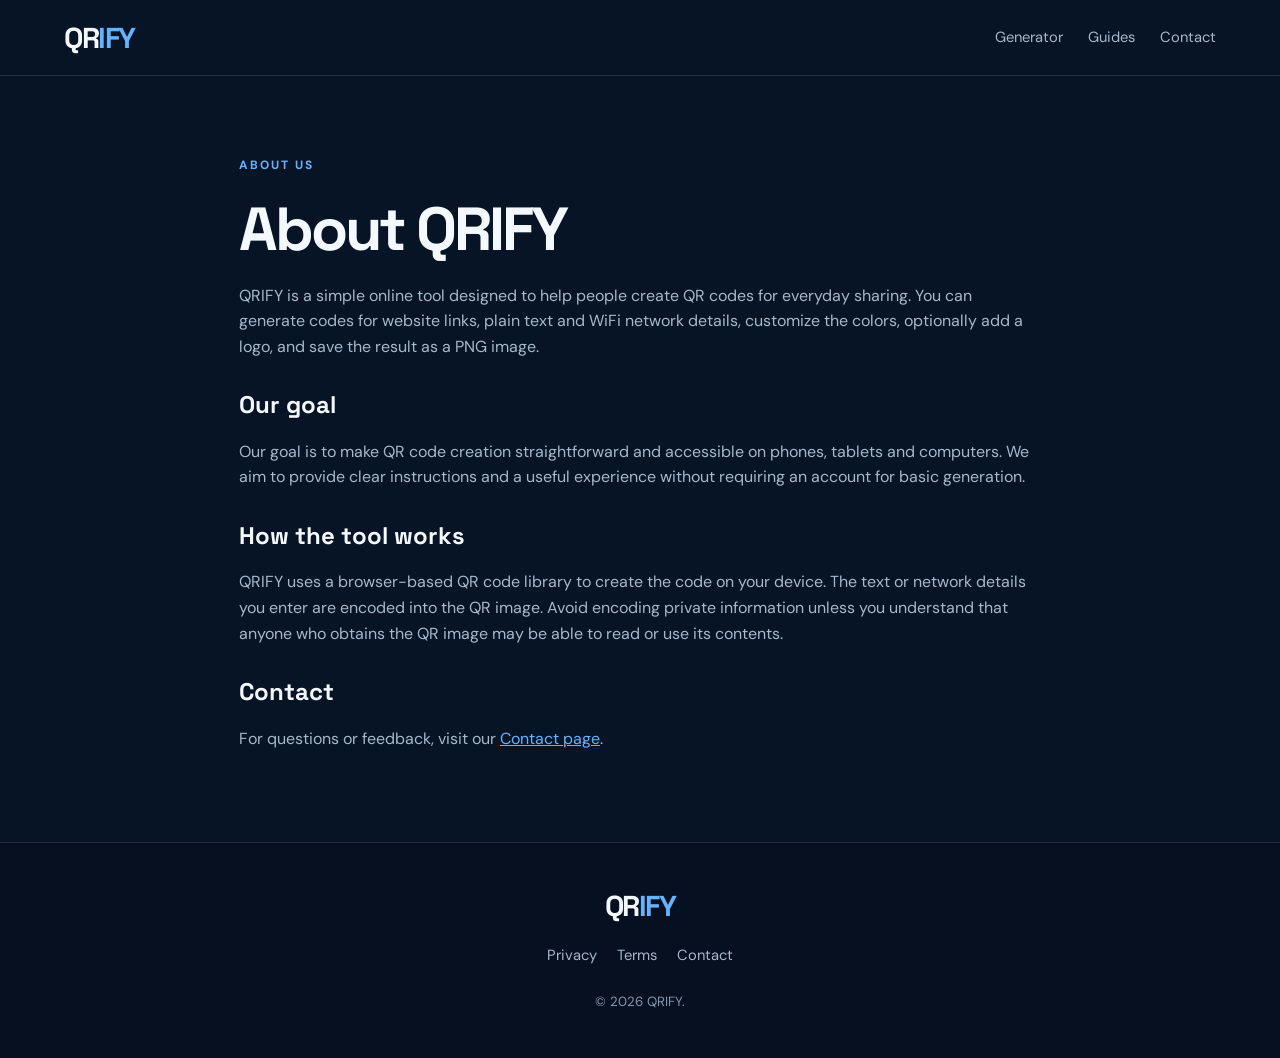
<file: about.html>
<!doctype html>
<html lang="en"><head><meta charset="utf-8"><meta name="viewport" content="width=device-width,initial-scale=1"><meta name="description" content="Learn about QRIFY, a simple browser-based QR code generator."><title>About QRIFY</title><link rel="icon" href="assets/favicon.svg"><link rel="stylesheet" href="style.css"></head>
<body><header class="site-header"><a class="brand" href="index.html">QR<span>IFY</span></a><nav><a href="index.html#generator">Generator</a><a href="guides.html">Guides</a><a href="contact.html">Contact</a></nav></header>
<main class="page-main"><span class="eyebrow">ABOUT US</span><h1>About QRIFY</h1><p>QRIFY is a simple online tool designed to help people create QR codes for everyday sharing. You can generate codes for website links, plain text and WiFi network details, customize the colors, optionally add a logo, and save the result as a PNG image.</p><h2>Our goal</h2><p>Our goal is to make QR code creation straightforward and accessible on phones, tablets and computers. We aim to provide clear instructions and a useful experience without requiring an account for basic generation.</p><h2>How the tool works</h2><p>QRIFY uses a browser-based QR code library to create the code on your device. The text or network details you enter are encoded into the QR image. Avoid encoding private information unless you understand that anyone who obtains the QR image may be able to read or use its contents.</p><h2>Contact</h2><p>For questions or feedback, visit our <a href="contact.html">Contact page</a>.</p></main>
<footer class="site-footer"><a class="brand" href="index.html">QR<span>IFY</span></a><div class="footer-links"><a href="privacy.html">Privacy</a><a href="terms.html">Terms</a><a href="contact.html">Contact</a></div><small>© 2026 QRIFY.</small></footer></body></html>
</file>
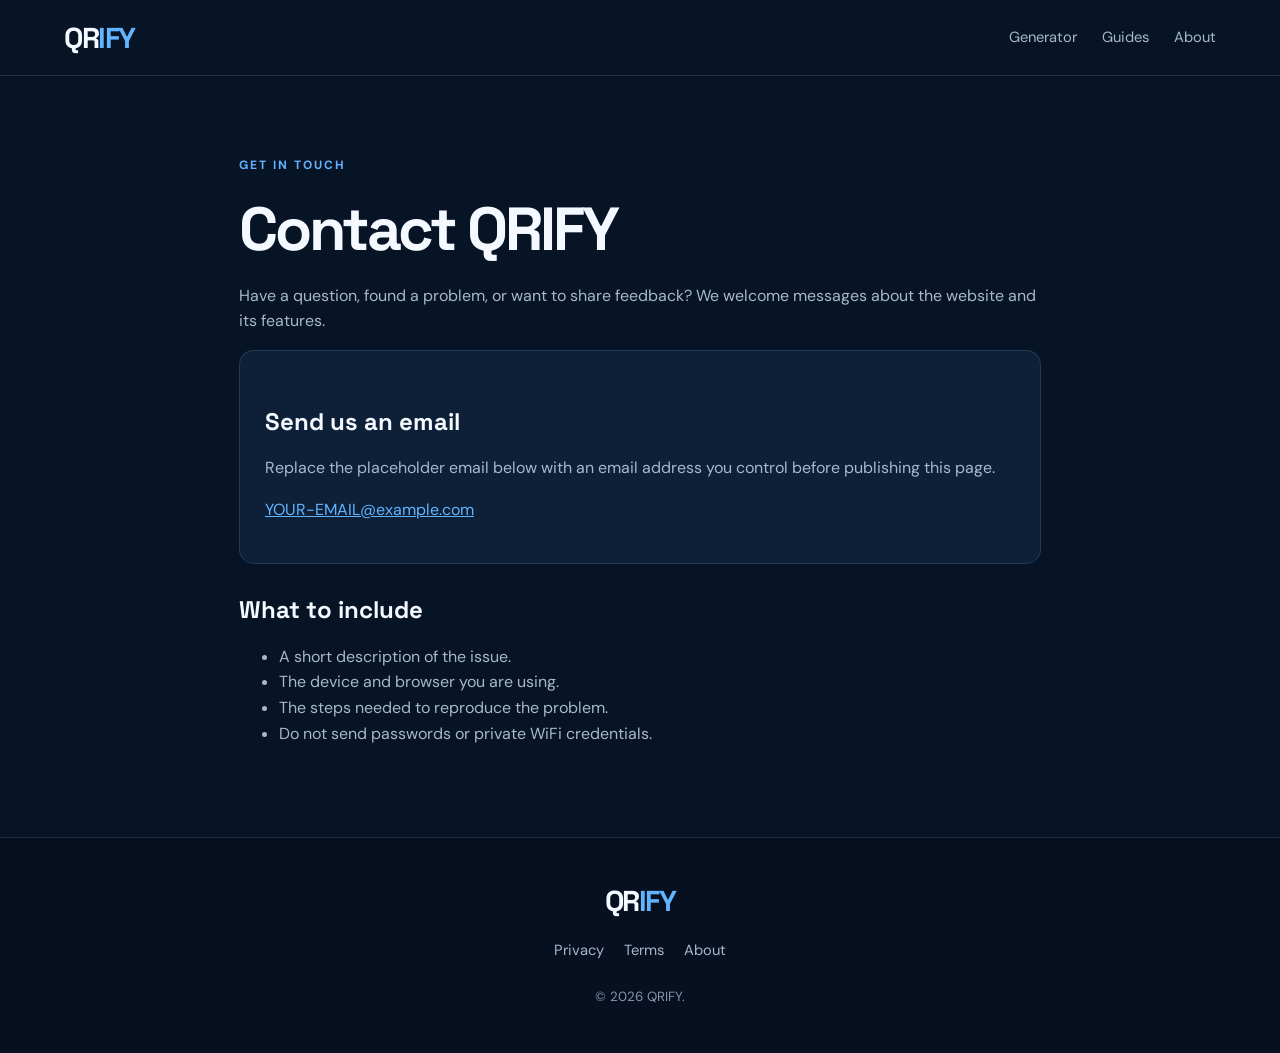
<file: contact.html>
<!doctype html>
<html lang="en"><head><meta charset="utf-8"><meta name="viewport" content="width=device-width,initial-scale=1"><meta name="description" content="Contact QRIFY for questions, feedback or support."><title>Contact QRIFY</title><link rel="icon" href="assets/favicon.svg"><link rel="stylesheet" href="style.css"></head>
<body><header class="site-header"><a class="brand" href="index.html">QR<span>IFY</span></a><nav><a href="index.html#generator">Generator</a><a href="guides.html">Guides</a><a href="about.html">About</a></nav></header>
<main class="page-main"><span class="eyebrow">GET IN TOUCH</span><h1>Contact QRIFY</h1><p>Have a question, found a problem, or want to share feedback? We welcome messages about the website and its features.</p><div class="contact-box"><h2>Send us an email</h2><p>Replace the placeholder email below with an email address you control before publishing this page.</p><p><a href="mailto:YOUR-EMAIL@example.com">YOUR-EMAIL@example.com</a></p></div><h2>What to include</h2><ul><li>A short description of the issue.</li><li>The device and browser you are using.</li><li>The steps needed to reproduce the problem.</li><li>Do not send passwords or private WiFi credentials.</li></ul></main>
<footer class="site-footer"><a class="brand" href="index.html">QR<span>IFY</span></a><div class="footer-links"><a href="privacy.html">Privacy</a><a href="terms.html">Terms</a><a href="about.html">About</a></div><small>© 2026 QRIFY.</small></footer></body></html>
</file>
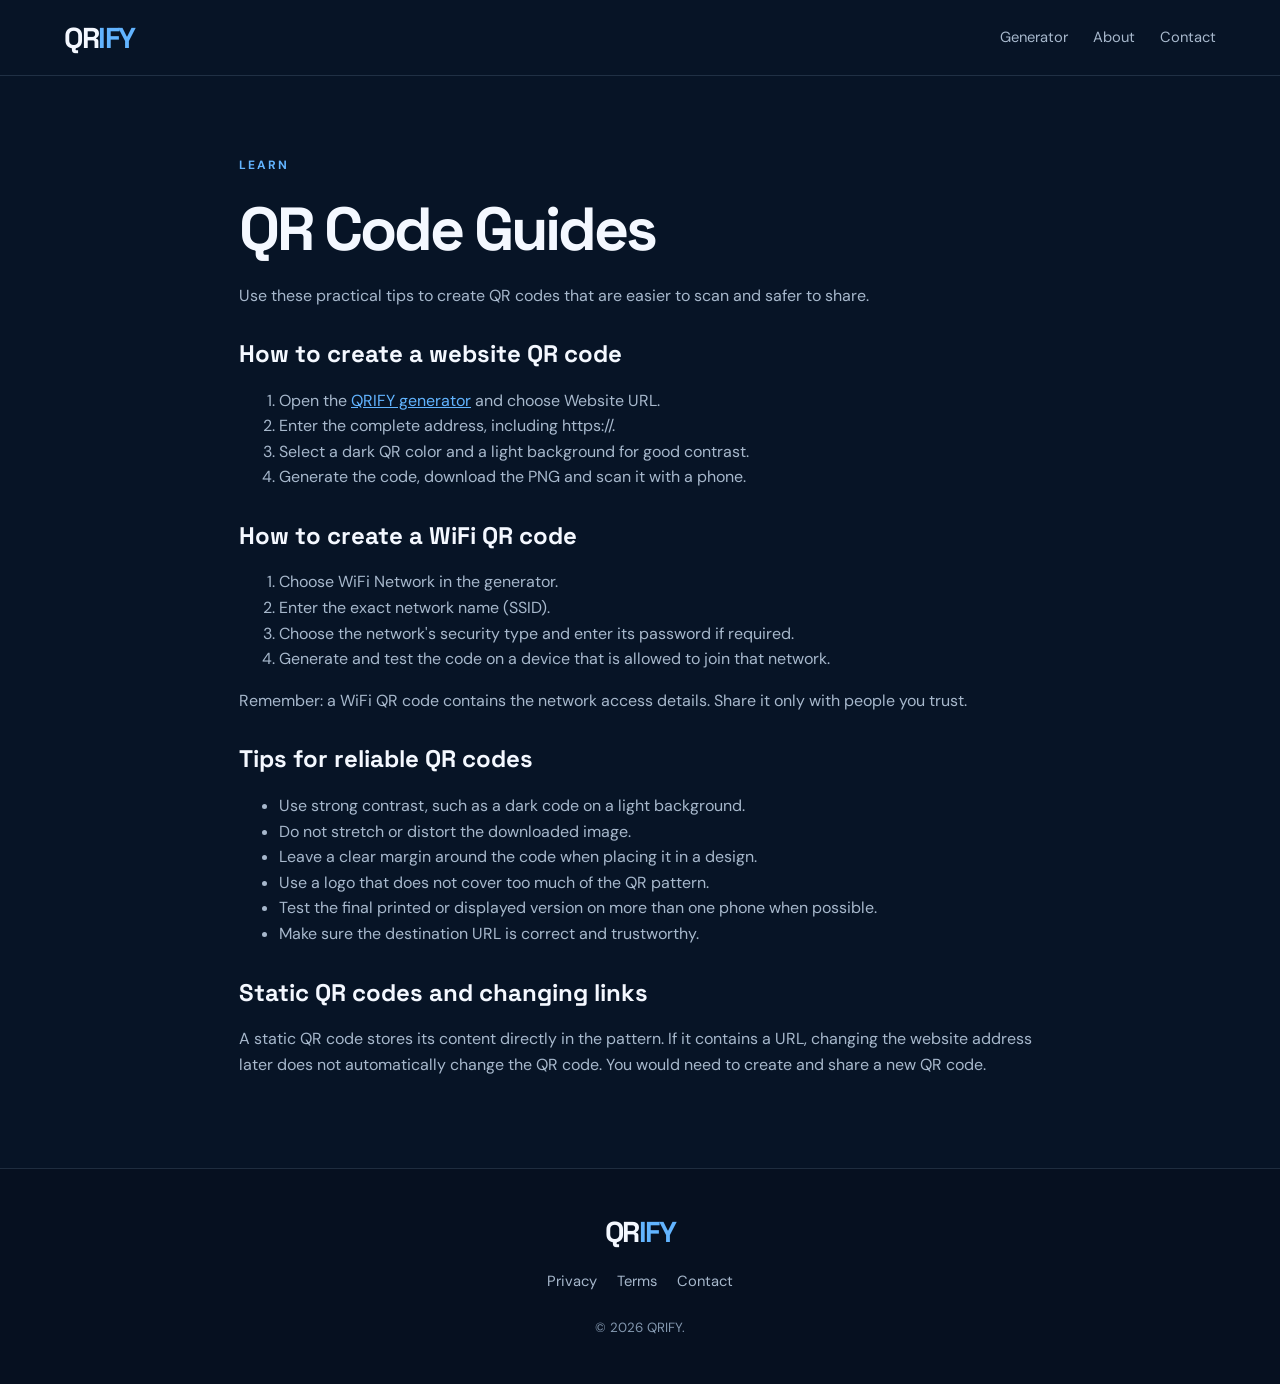
<file: guides.html>
<!doctype html>
<html lang="en"><head><meta charset="utf-8"><meta name="viewport" content="width=device-width,initial-scale=1"><meta name="description" content="Learn how to create, customize and test QR codes with QRIFY."><title>QR Code Guides — QRIFY</title><link rel="icon" href="assets/favicon.svg"><link rel="stylesheet" href="style.css"></head>
<body><header class="site-header"><a class="brand" href="index.html">QR<span>IFY</span></a><nav><a href="index.html#generator">Generator</a><a href="about.html">About</a><a href="contact.html">Contact</a></nav></header>
<main class="page-main"><span class="eyebrow">LEARN</span><h1>QR Code Guides</h1><p>Use these practical tips to create QR codes that are easier to scan and safer to share.</p><h2>How to create a website QR code</h2><ol><li>Open the <a href="index.html#generator">QRIFY generator</a> and choose Website URL.</li><li>Enter the complete address, including https://.</li><li>Select a dark QR color and a light background for good contrast.</li><li>Generate the code, download the PNG and scan it with a phone.</li></ol><h2>How to create a WiFi QR code</h2><ol><li>Choose WiFi Network in the generator.</li><li>Enter the exact network name (SSID).</li><li>Choose the network's security type and enter its password if required.</li><li>Generate and test the code on a device that is allowed to join that network.</li></ol><p>Remember: a WiFi QR code contains the network access details. Share it only with people you trust.</p><h2>Tips for reliable QR codes</h2><ul><li>Use strong contrast, such as a dark code on a light background.</li><li>Do not stretch or distort the downloaded image.</li><li>Leave a clear margin around the code when placing it in a design.</li><li>Use a logo that does not cover too much of the QR pattern.</li><li>Test the final printed or displayed version on more than one phone when possible.</li><li>Make sure the destination URL is correct and trustworthy.</li></ul><h2>Static QR codes and changing links</h2><p>A static QR code stores its content directly in the pattern. If it contains a URL, changing the website address later does not automatically change the QR code. You would need to create and share a new QR code.</p></main>
<footer class="site-footer"><a class="brand" href="index.html">QR<span>IFY</span></a><div class="footer-links"><a href="privacy.html">Privacy</a><a href="terms.html">Terms</a><a href="contact.html">Contact</a></div><small>© 2026 QRIFY.</small></footer></body></html>
</file>
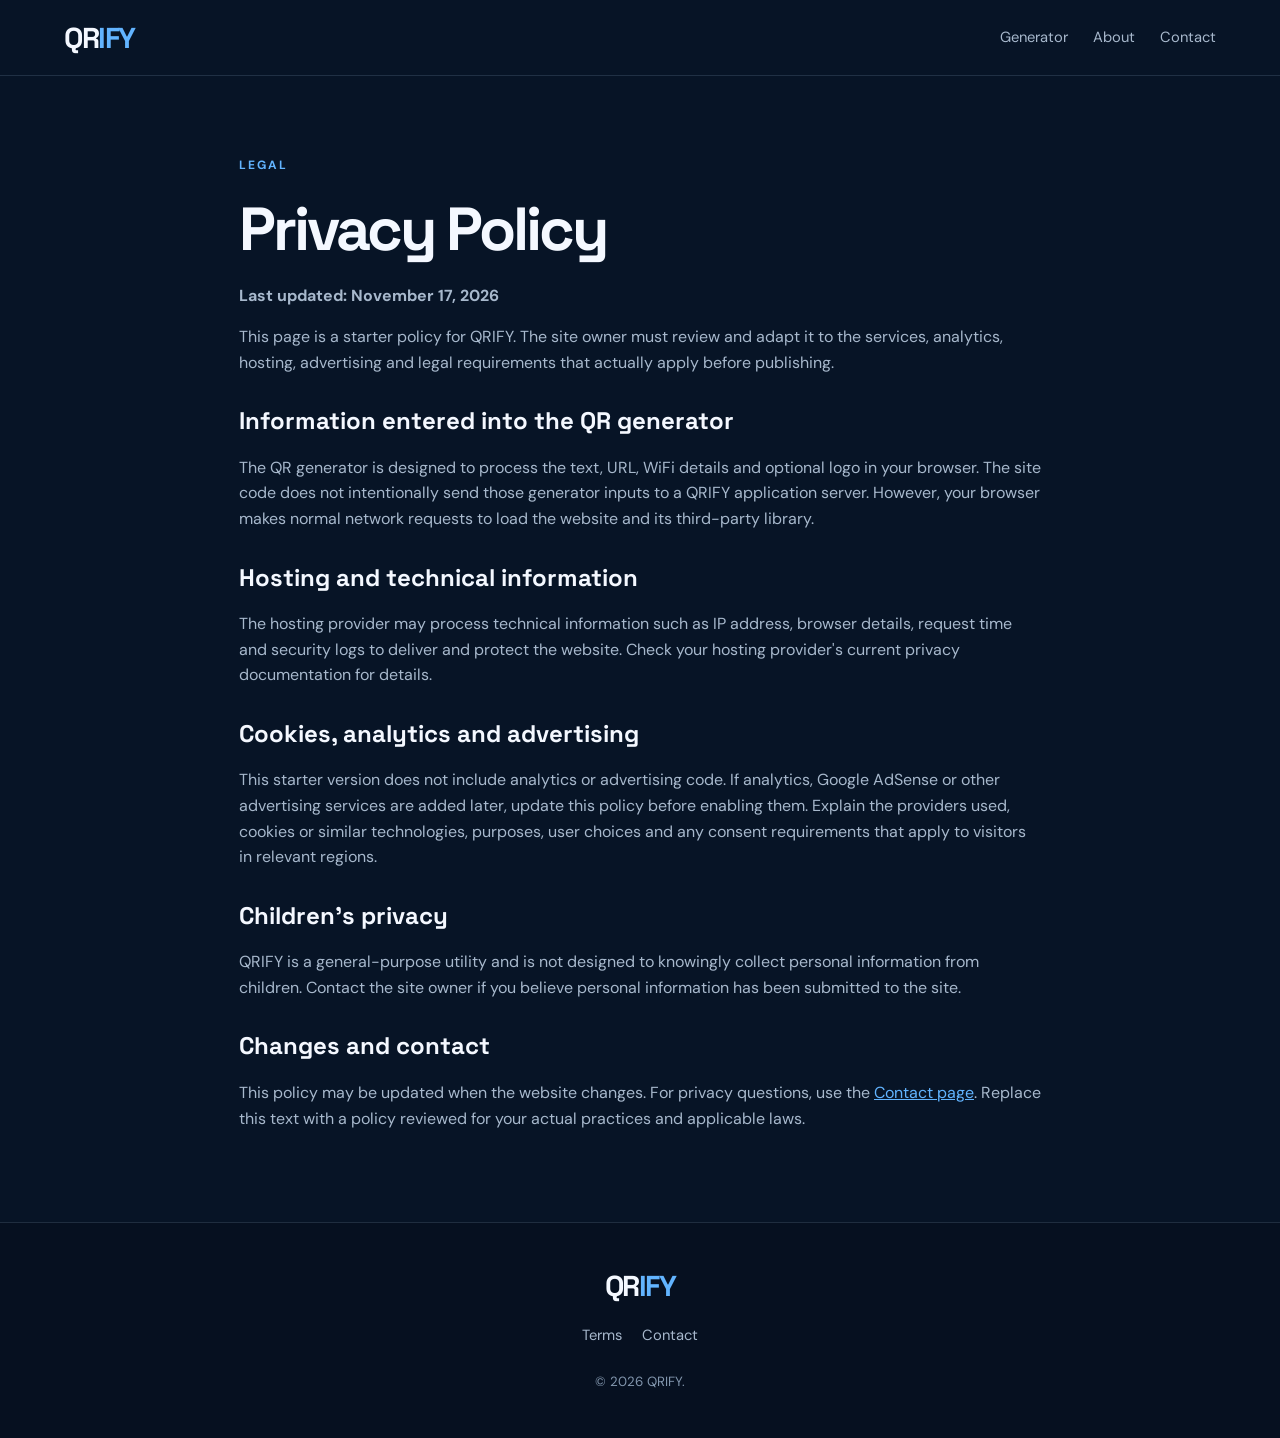
<file: privacy.html>
<!doctype html>
<html lang="en"><head><meta charset="utf-8"><meta name="viewport" content="width=device-width,initial-scale=1"><meta name="description" content="Read the QRIFY privacy policy."><title>Privacy Policy — QRIFY</title><link rel="icon" href="assets/favicon.svg"><link rel="stylesheet" href="style.css"></head>
<body><header class="site-header"><a class="brand" href="index.html">QR<span>IFY</span></a><nav><a href="index.html#generator">Generator</a><a href="about.html">About</a><a href="contact.html">Contact</a></nav></header>
<main class="page-main"><span class="eyebrow">LEGAL</span><h1>Privacy Policy</h1><p><strong>Last updated: November 17, 2026</strong></p><p>This page is a starter policy for QRIFY. The site owner must review and adapt it to the services, analytics, hosting, advertising and legal requirements that actually apply before publishing.</p><h2>Information entered into the QR generator</h2><p>The QR generator is designed to process the text, URL, WiFi details and optional logo in your browser. The site code does not intentionally send those generator inputs to a QRIFY application server. However, your browser makes normal network requests to load the website and its third-party library.</p><h2>Hosting and technical information</h2><p>The hosting provider may process technical information such as IP address, browser details, request time and security logs to deliver and protect the website. Check your hosting provider's current privacy documentation for details.</p><h2>Cookies, analytics and advertising</h2><p>This starter version does not include analytics or advertising code. If analytics, Google AdSense or other advertising services are added later, update this policy before enabling them. Explain the providers used, cookies or similar technologies, purposes, user choices and any consent requirements that apply to visitors in relevant regions.</p><h2>Children's privacy</h2><p>QRIFY is a general-purpose utility and is not designed to knowingly collect personal information from children. Contact the site owner if you believe personal information has been submitted to the site.</p><h2>Changes and contact</h2><p>This policy may be updated when the website changes. For privacy questions, use the <a href="contact.html">Contact page</a>. Replace this text with a policy reviewed for your actual practices and applicable laws.</p></main>
<footer class="site-footer"><a class="brand" href="index.html">QR<span>IFY</span></a><div class="footer-links"><a href="terms.html">Terms</a><a href="contact.html">Contact</a></div><small>© 2026 QRIFY.</small></footer></body></html>
</file>
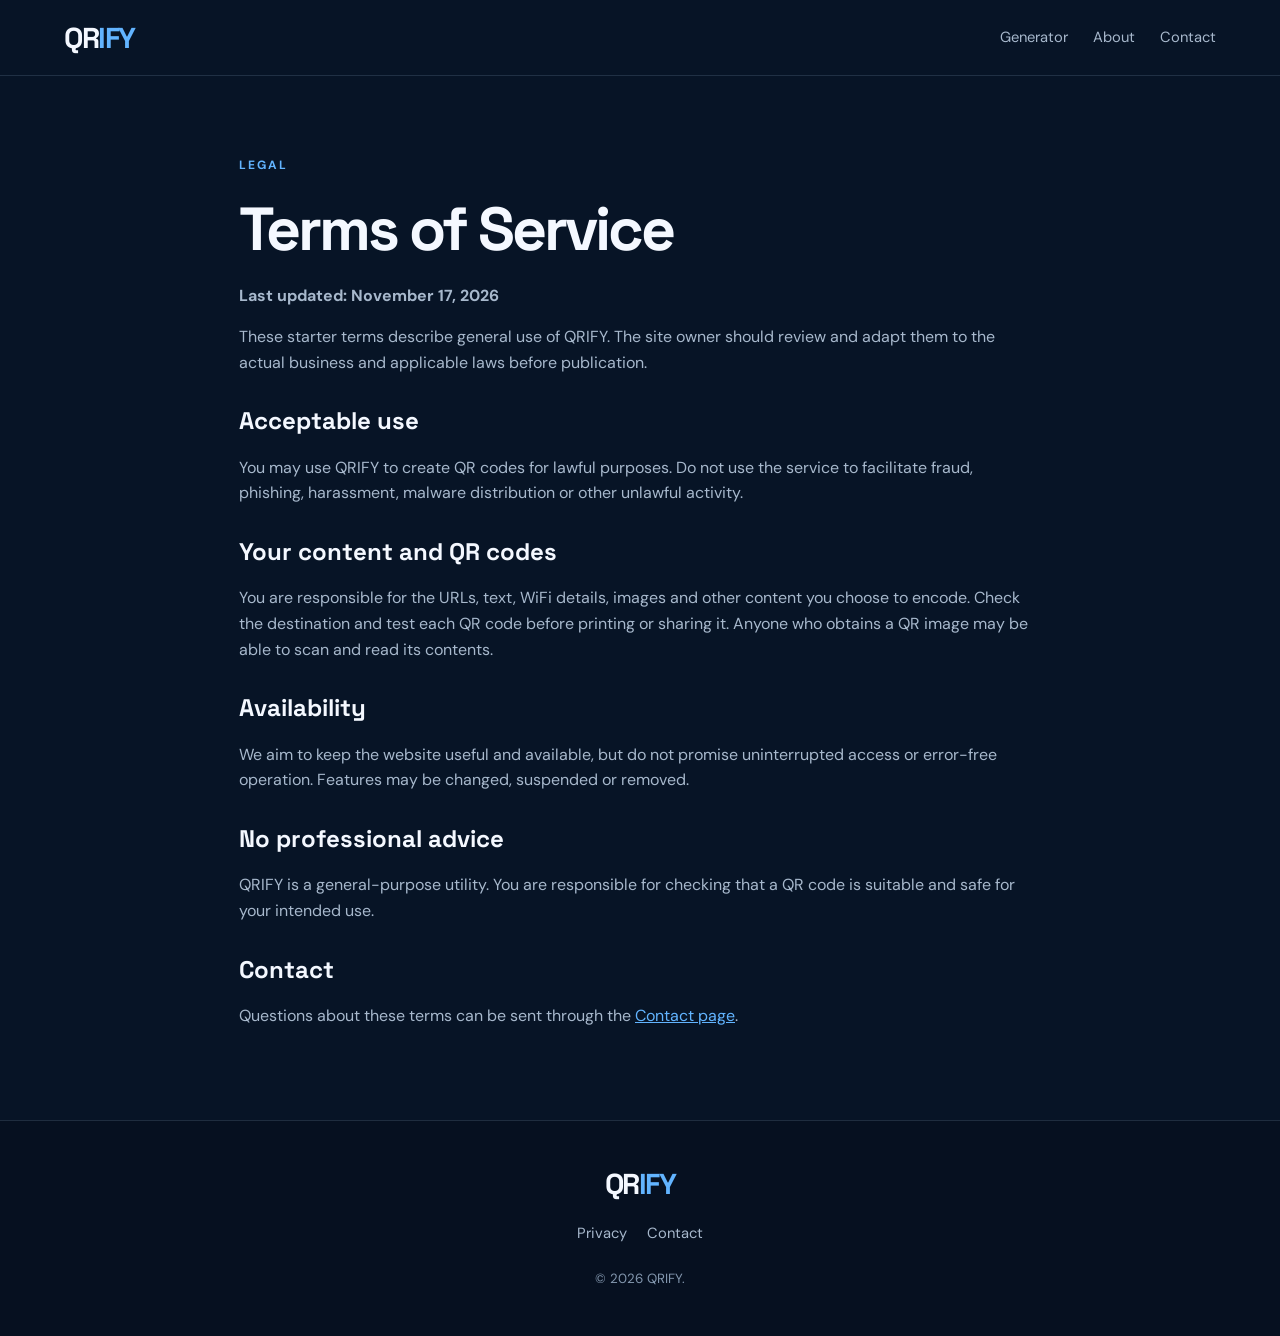
<file: terms.html>
<!doctype html>
<html lang="en"><head><meta charset="utf-8"><meta name="viewport" content="width=device-width,initial-scale=1"><meta name="description" content="Read the QRIFY terms of service."><title>Terms of Service — QRIFY</title><link rel="icon" href="assets/favicon.svg"><link rel="stylesheet" href="style.css"></head>
<body><header class="site-header"><a class="brand" href="index.html">QR<span>IFY</span></a><nav><a href="index.html#generator">Generator</a><a href="about.html">About</a><a href="contact.html">Contact</a></nav></header>
<main class="page-main"><span class="eyebrow">LEGAL</span><h1>Terms of Service</h1><p><strong>Last updated: November 17, 2026</strong></p><p>These starter terms describe general use of QRIFY. The site owner should review and adapt them to the actual business and applicable laws before publication.</p><h2>Acceptable use</h2><p>You may use QRIFY to create QR codes for lawful purposes. Do not use the service to facilitate fraud, phishing, harassment, malware distribution or other unlawful activity.</p><h2>Your content and QR codes</h2><p>You are responsible for the URLs, text, WiFi details, images and other content you choose to encode. Check the destination and test each QR code before printing or sharing it. Anyone who obtains a QR image may be able to scan and read its contents.</p><h2>Availability</h2><p>We aim to keep the website useful and available, but do not promise uninterrupted access or error-free operation. Features may be changed, suspended or removed.</p><h2>No professional advice</h2><p>QRIFY is a general-purpose utility. You are responsible for checking that a QR code is suitable and safe for your intended use.</p><h2>Contact</h2><p>Questions about these terms can be sent through the <a href="contact.html">Contact page</a>.</p></main>
<footer class="site-footer"><a class="brand" href="index.html">QR<span>IFY</span></a><div class="footer-links"><a href="privacy.html">Privacy</a><a href="contact.html">Contact</a></div><small>© 2026 QRIFY.</small></footer></body></html>
</file>
<file: style.css>
@import url('https://fonts.googleapis.com/css2?family=DM+Sans:wght@400;500;600;700&family=Space+Grotesk:wght@500;600;700&display=swap');

:root{--bg:#071426;--panel:#0d2038;--panel2:#102945;--blue:#2688ff;--blue2:#62b4ff;--text:#f4f8ff;--muted:#a7b8cc;--line:rgba(177,207,240,.15);--white:#fff}
*{box-sizing:border-box}
html{scroll-behavior:smooth}
body{margin:0;background:var(--bg);color:var(--text);font-family:'DM Sans',sans-serif;line-height:1.6}
a{color:inherit;text-decoration:none}
.site-header{height:auto;min-height:76px;padding:18px max(5vw,22px);display:flex;align-items:center;justify-content:space-between;border-bottom:1px solid var(--line);gap:20px}
.brand{font:700 1.8rem 'Space Grotesk',sans-serif;letter-spacing:-1.5px}.brand span{color:var(--blue2)}
nav{display:flex;gap:25px;flex-wrap:wrap}nav a,.footer-links a{color:var(--muted);font-size:.92rem}nav a:hover,.footer-links a:hover{color:var(--blue2)}
.hero{max-width:1160px;margin:auto;padding:92px 24px 100px;display:grid;grid-template-columns:1.1fr .9fr;align-items:center;gap:55px;min-height:510px}
.eyebrow{color:var(--blue2);font-size:.75rem;font-weight:700;letter-spacing:2px}
h1,h2,h3{font-family:'Space Grotesk',sans-serif;line-height:1.15}
h1{font-size:clamp(2.8rem,6vw,5rem);letter-spacing:-3px;margin:18px 0}
h1 span{color:var(--blue2)}.hero-copy>p{max-width:570px;color:var(--muted);font-size:1.08rem;margin-bottom:28px}
.button{border:0;border-radius:10px;padding:13px 20px;font:700 .96rem 'DM Sans',sans-serif;cursor:pointer;transition:.2s}
.button:hover{transform:translateY(-2px);filter:brightness(1.08)}.button:disabled{opacity:.45;cursor:not-allowed;transform:none}
.button-primary{display:inline-flex;gap:12px;align-items:center;justify-content:center;background:linear-gradient(110deg,#1675ed,#36a4ff);color:white;box-shadow:0 10px 30px rgba(38,136,255,.2)}
.micro-copy,.hint{font-size:.8rem;color:var(--muted)}.micro-copy{margin-top:14px}
.hero-art{display:grid;place-items:center;position:relative;min-height:300px}.art-glow{position:absolute;width:260px;height:260px;background:#087cff;filter:blur(100px);opacity:.25}
.art-card{z-index:1;background:linear-gradient(145deg,#142f4d,#0a1b30);border:1px solid rgba(112,178,255,.3);border-radius:25px;padding:35px;box-shadow:0 25px 70px #020a14;transform:rotate(3deg)}
.fake-qr{width:210px;height:210px;background:white;border-radius:12px;padding:15px;display:grid;grid-template-columns:repeat(4,1fr);gap:7px}
.fake-qr span{background:#071426;border-radius:4px}.fake-qr span:nth-child(2),.fake-qr span:nth-child(5),.fake-qr span:nth-child(9),.fake-qr span:nth-child(12){background:#2688ff}
.art-caption{margin-top:20px;color:#c7d8ea;font-size:.85rem}.art-caption i{display:inline-block;width:8px;height:8px;border-radius:50%;background:#3ee0a0;margin-right:8px}
.tool-section,.content-section{max-width:1100px;margin:0 auto;padding:75px 24px}
.tool-section{background:radial-gradient(ellipse at 50% 0,rgba(38,136,255,.1),transparent 65%);max-width:none}
.section-heading{text-align:center;max-width:650px;margin:0 auto 35px}.section-heading h2{font-size:clamp(2rem,4vw,2.8rem);margin:12px 0}.section-heading p{color:var(--muted)}
.generator-card{max-width:950px;margin:auto;display:grid;grid-template-columns:1fr .85fr;gap:30px;padding:30px;background:var(--panel);border:1px solid var(--line);border-radius:20px;box-shadow:0 20px 60px rgba(0,0,0,.18)}
.form-column label{display:block;font-weight:600;font-size:.88rem;margin:0 0 8px}.form-column input:not([type=color]):not([type=file]),.form-column select,.form-column textarea{width:100%;padding:12px 13px;border:1px solid var(--line);border-radius:9px;background:#08182b;color:var(--text);font:inherit;margin-bottom:17px;outline:none}
.form-column input:focus,.form-column select:focus,.form-column textarea:focus{border-color:var(--blue)}
.form-column input[type=file]{display:block;width:100%;font-size:.85rem;color:var(--muted);margin-bottom:5px}
.form-column input[type=color]{width:100%;height:43px;border:1px solid var(--line);border-radius:9px;background:#08182b;padding:4px;cursor:pointer;margin-bottom:17px}
.field-group{margin-top:15px}.two-fields{display:grid;grid-template-columns:1fr 1fr;gap:14px;margin-top:15px}
.hint{display:block;margin:0 0 15px}.message{min-height:20px;font-size:.85rem}.error{color:#ff9292}
.preview-column{border-left:1px solid var(--line);padding-left:28px;display:flex;flex-direction:column;align-items:center;text-align:center}.preview-column h3{margin:5px 0 18px}
.qr-preview{width:min(100%,300px);min-height:270px;background:#f5f8fc;border-radius:15px;display:grid;place-items:center;padding:15px;margin-bottom:18px;overflow:hidden}
.qr-preview canvas,.qr-preview img{max-width:100%;height:auto!important}
.preview-placeholder{color:#52657b}.preview-placeholder span{font-size:4rem;color:#a9bad0}.preview-placeholder p{font-size:.85rem}
.full-width{width:100%;margin:5px 0}.button-download{background:#eaf4ff;color:#0a3158}.button-quiet{background:transparent;color:var(--muted);border:1px solid var(--line)}.center{text-align:center;margin-top:12px}
.feature-grid{display:grid;grid-template-columns:repeat(4,1fr);gap:16px}.feature-card,.steps-grid article{padding:23px;background:var(--panel);border:1px solid var(--line);border-radius:15px}.feature-icon{width:42px;height:42px;display:grid;place-items:center;background:rgba(38,136,255,.15);color:var(--blue2);border-radius:12px;font-size:1.35rem}.feature-card h3,.steps-grid h3{margin:17px 0 8px}.feature-card p,.steps-grid p{color:var(--muted);font-size:.9rem;margin:0}
.steps-grid{display:grid;grid-template-columns:repeat(3,1fr);gap:18px}.steps-grid b{color:var(--blue2);font:700 1.6rem 'Space Grotesk'}
.faq-section details{max-width:760px;margin:10px auto;background:var(--panel);border:1px solid var(--line);padding:17px 20px;border-radius:11px}.faq-section summary{font-weight:600;cursor:pointer}.faq-section details p{color:var(--muted);margin-bottom:0}
.site-footer{padding:45px 24px;text-align:center;border-top:1px solid var(--line);background:#061020}.site-footer>p{color:var(--muted)}.footer-links{display:flex;justify-content:center;gap:20px;flex-wrap:wrap;margin:20px 0}.site-footer small{color:#8296ad}
.page-main{max-width:850px;min-height:60vh;margin:auto;padding:75px 24px}.page-main h1{font-size:clamp(2.4rem,5vw,3.8rem)}.page-main h2{margin-top:32px}.page-main p,.page-main li{color:var(--muted)}.page-main a{color:var(--blue2);text-decoration:underline}
.contact-box{padding:25px;background:var(--panel);border:1px solid var(--line);border-radius:15px}
@media(max-width:800px){.hero{grid-template-columns:1fr;padding-top:65px;text-align:center;gap:30px}.hero-copy>p{margin-left:auto;margin-right:auto}.hero-art{min-height:260px}.generator-card{grid-template-columns:1fr}.preview-column{border-left:0;border-top:1px solid var(--line);padding:25px 0 0}.feature-grid{grid-template-columns:repeat(2,1fr)}}
@media(max-width:520px){.site-header{align-items:flex-start;flex-direction:column}.site-header nav{gap:15px}.hero{padding:55px 20px 65px}h1{letter-spacing:-1.8px}.fake-qr{width:180px;height:180px}.generator-card{padding:19px}.feature-grid,.steps-grid{grid-template-columns:1fr}.tool-section,.content-section{padding:55px 18px}.two-fields{gap:9px}}
</file>
